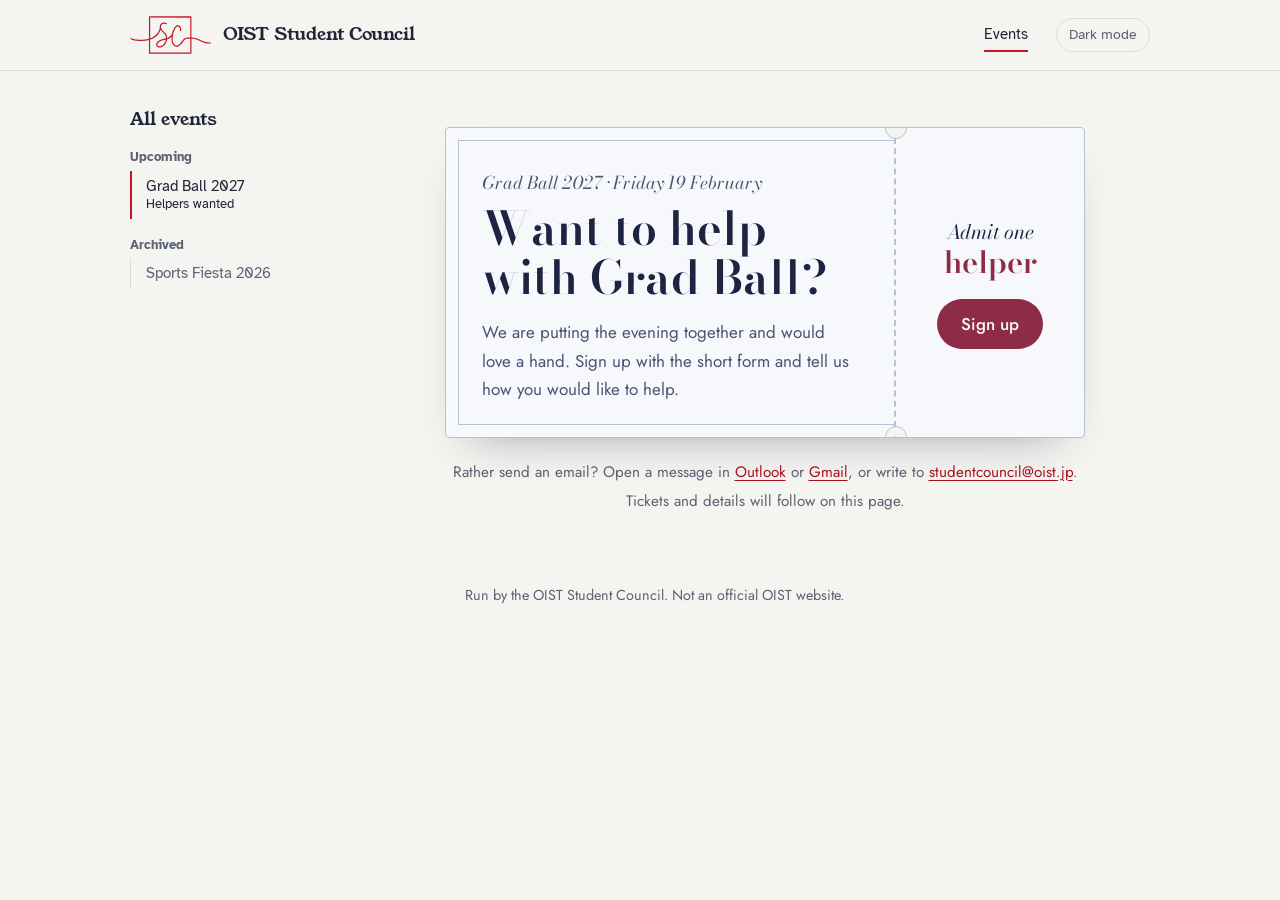
<file: events/gradball/index.html>
<!doctype html>
<html lang="en">
<head>
<meta charset="utf-8">
<meta name="viewport" content="width=device-width, initial-scale=1">
<title>Grad Ball 2027 - Help us</title>
<meta name="description" content="Want to help with the OIST Grad Ball? Send the Student Council a message.">
<link rel="preconnect" href="https://fonts.googleapis.com">
<link rel="preconnect" href="https://fonts.gstatic.com" crossorigin>
<link href="https://fonts.googleapis.com/css2?family=Bodoni+Moda:ital,opsz,wght@0,6..96,400..700;1,6..96,400..600&family=Jost:wght@400;500;600&display=swap" rel="stylesheet">
<style>
:root{
  --page:#dde2ec; --card:#f7f8fb; --card-2:#eceff5;
  --ink:#1d2340; --ink-soft:#4b5272; --rule:#b9c0d3;
  --plum:#8e2c48; --plum-soft:#f3e3e8;
  --night:#151a30; --night-ink:#e6e8f2;
  --serif:"Bodoni Moda","Didot","Bodoni 72",Georgia,serif;
  --sans:"Jost","Avenir Next","Segoe UI",system-ui,sans-serif;
}
@media (prefers-color-scheme:dark){
  :root:not([data-theme="light"]){
    --page:#151a30; --card:#1d2340; --card-2:#252c4d; --ink:#e6e8f2; --ink-soft:#a9afc8;
    --rule:#3a4268; --plum:#e58ba5; --plum-soft:#3a2338; --night:#0f1326; --night-ink:#e6e8f2;
  }
}
:root{--bg:var(--page);--surface:var(--card);--surface-2:var(--card-2);--line:var(--rule);
  --text:var(--ink);--muted:var(--ink-soft);--accent:var(--plum);--accent-soft:var(--plum-soft)}

*{box-sizing:border-box}
body{margin:0;background:var(--bg);color:var(--ink);font:400 1.0625rem/1.65 var(--sans);
  -webkit-font-smoothing:antialiased}
a{color:var(--plum);text-underline-offset:3px}
p{margin:0 0 1em}
:focus-visible{outline:2px solid var(--plum);outline-offset:3px}

.hero{padding:56px 20px 40px}

.ticket{position:relative;max-width:640px;margin:0 auto;display:grid;grid-template-columns:1fr 190px;
  background:var(--card);color:var(--ink);border:1px solid var(--rule);border-radius:4px;
  box-shadow:0 22px 44px -28px rgba(29,35,64,.45)}
.ticket-main{padding:40px 36px 34px;position:relative}
.ticket-main::before{content:"";position:absolute;inset:12px 0 12px 12px;border:1px solid var(--rule);border-right:0;pointer-events:none}
.event{font-family:var(--serif);font-style:italic;font-size:1.1rem;color:var(--ink-soft);margin:0 0 8px}
h1{font-family:var(--serif);font-weight:600;font-size:clamp(2.1rem,6vw,2.9rem);line-height:1.05;margin:0 0 16px;
  font-variation-settings:"opsz" 96;text-wrap:balance}
.ask{max-width:38ch;margin:0;color:var(--ink-soft)}

.stub{position:relative;border-left:2px dashed var(--rule);padding:34px 20px 30px;display:flex;flex-direction:column;
  align-items:center;justify-content:center;gap:18px;text-align:center}
.stub::before,.stub::after{content:"";position:absolute;left:-11px;width:20px;height:20px;border-radius:50%;
  background:var(--bg);border:1px solid var(--rule)}
.stub::before{top:-11px;clip-path:inset(50% 0 0 0)}
.stub::after{bottom:-11px;clip-path:inset(0 0 50% 0)}
.admit{font-family:var(--serif);font-style:italic;font-size:1.25rem;line-height:1.2;margin:0}
.admit b{display:block;font-style:normal;font-weight:600;font-size:1.9rem;color:var(--plum)}
.write{display:inline-block;background:var(--plum);color:var(--card);text-decoration:none;font-weight:500;
  padding:11px 24px;border-radius:999px;white-space:nowrap}
.write:hover{filter:brightness(1.08)}

.after{max-width:640px;margin:22px auto 0;color:var(--muted);font-size:.95rem;text-align:center}
.after p{margin:0 0 4px}

@media (prefers-reduced-motion:no-preference){
  .ticket{animation:arrive .9s cubic-bezier(.2,.7,.2,1) both}
  @keyframes arrive{from{transform:translateY(18px) rotate(-.8deg)}to{transform:none}}
}
@media (max-width:560px){
  .hero{padding:32px 14px 24px}
  .ticket{grid-template-columns:1fr}
  .ticket-main{padding:32px 24px 26px}
  .ticket-main::before{inset:10px 10px 0 10px;border-right:1px solid var(--rule);border-bottom:0}
  .stub{border-left:0;border-top:2px dashed var(--rule);flex-direction:row;justify-content:space-between;padding:20px 24px;text-align:left}
  .stub::before,.stub::after{display:none}
  .admit b{font-size:1.5rem}
}

footer{max-width:640px;margin:0 auto;padding:26px 20px 40px;font-size:.9rem;color:var(--muted)}
footer p{margin:0}
@media print{.ticket{box-shadow:none}.stub::before,.stub::after{display:none}}

:root[data-theme="dark"]{
    --page:#151a30; --card:#1d2340; --card-2:#252c4d; --ink:#e6e8f2; --ink-soft:#a9afc8;
    --rule:#3a4268; --plum:#e58ba5; --plum-soft:#3a2338; --night:#0f1326; --night-ink:#e6e8f2;
  }
</style>
<link rel="preconnect" href="https://fonts.googleapis.com">
<link rel="preconnect" href="https://fonts.gstatic.com" crossorigin>
<link rel="stylesheet" href="https://fonts.googleapis.com/css2?family=Atkinson+Hyperlegible:ital,wght@0,400;0,700;1,400&family=Young+Serif&display=swap">
<link rel="icon" href="../../static/favicon.svg" type="image/svg+xml">
<link rel="stylesheet" href="../../static/event-frame.css?v=4c67350c">
<script>document.documentElement.classList.add('js');try{var t=localStorage.getItem('theme');if(t)document.documentElement.dataset.theme=t}catch(e){}</script>
</head>
<body>
<a class="skip" href="#main">Skip to content</a>
<header class="site-header">
  <div class="sc-wrap bar">
    <a class="brand" href="../../events/"><svg class="logo" xmlns="http://www.w3.org/2000/svg" viewBox="0 0 1251 584" role="img" aria-label="OIST Student Council logo"><path fill="currentColor" fill-rule="evenodd" d="M939.0 578.5 L297.0 578.5 L291.5 573.0 L291.0 368.5 L262.0 375.5 L237.0 378.5 L236.0 379.5 L229.0 379.5 L228.0 380.5 L219.0 380.5 L218.0 381.5 L190.0 382.5 L189.0 383.5 L117.0 382.5 L116.0 381.5 L106.0 381.5 L105.0 380.5 L97.0 380.5 L96.0 379.5 L71.0 376.5 L35.0 367.5 L32.0 365.5 L11.0 358.5 L6.5 354.0 L5.5 348.0 L6.5 345.0 L10.0 341.5 L18.0 340.5 L43.0 350.5 L67.0 356.5 L88.0 359.5 L89.0 360.5 L114.0 362.5 L115.0 363.5 L129.0 363.5 L130.0 364.5 L191.0 364.5 L192.0 363.5 L208.0 363.5 L209.0 362.5 L228.0 361.5 L229.0 360.5 L236.0 360.5 L237.0 359.5 L243.0 359.5 L261.0 355.5 L266.0 355.5 L271.0 353.5 L288.0 350.5 L291.5 348.0 L291.5 11.0 L298.0 5.5 L937.0 5.5 L940.0 6.5 L944.5 12.0 L944.5 329.0 L982.0 332.5 L1018.0 340.5 L1060.0 356.5 L1115.0 383.5 L1153.0 396.5 L1161.0 397.5 L1170.0 400.5 L1187.0 402.5 L1188.0 403.5 L1195.0 403.5 L1196.0 404.5 L1218.0 405.5 L1219.0 406.5 L1240.0 406.5 L1245.5 413.0 L1245.5 418.0 L1243.5 422.0 L1240.0 424.5 L1207.0 424.5 L1206.0 423.5 L1188.0 422.5 L1187.0 421.5 L1164.0 418.5 L1140.0 412.5 L1107.0 400.5 L1052.0 373.5 L1019.0 360.5 L981.0 351.5 L958.0 349.5 L957.0 348.5 L945.0 348.5 L944.5 572.0 L942.5 576.0 L939.0 578.5Z M721.5 453.0 L731.0 451.5 L739.0 448.5 L748.0 443.5 L760.0 434.5 L781.5 412.0 L820.5 359.0 L831.0 348.5 L841.0 341.5 L849.0 337.5 L868.0 332.5 L883.0 331.5 L884.0 330.5 L896.0 330.5 L897.0 329.5 L925.0 329.5 L926.5 328.0 L926.5 25.0 L310.0 24.5 L310.0 343.5 L336.0 333.5 L367.0 316.5 L392.0 297.5 L418.5 270.0 L436.5 243.0 L445.5 224.0 L452.5 204.0 L457.5 179.0 L458.5 151.0 L462.5 137.0 L469.5 125.0 L476.0 118.5 L484.0 111.5 L493.0 106.5 L509.0 101.5 L517.0 101.5 L518.0 100.5 L536.0 101.5 L556.0 107.5 L562.0 110.5 L566.5 116.0 L565.5 124.0 L562.0 127.5 L559.0 128.5 L556.0 128.5 L546.0 123.5 L531.0 119.5 L510.0 120.5 L497.0 125.5 L486.5 134.0 L480.5 143.0 L476.5 156.0 L476.5 172.0 L478.5 182.0 L483.5 196.0 L492.5 211.0 L500.5 221.0 L541.5 262.0 L555.5 281.0 L563.5 297.0 L567.5 309.0 L572.0 338.5 L580.0 336.5 L602.0 324.5 L619.5 309.0 L631.5 294.0 L648.5 264.0 L649.5 257.0 L658.5 228.0 L674.5 192.0 L688.5 170.0 L704.0 153.5 L714.0 146.5 L726.0 141.5 L746.0 140.5 L757.0 144.5 L763.0 148.5 L771.5 157.0 L780.5 173.0 L784.5 186.0 L786.5 204.0 L787.5 205.0 L787.5 229.0 L786.5 231.0 L782.0 234.5 L777.0 235.5 L774.0 234.5 L769.5 229.0 L769.5 214.0 L768.5 213.0 L768.5 202.0 L767.5 201.0 L766.5 190.0 L762.5 178.0 L756.5 168.0 L752.0 163.5 L744.0 159.5 L731.0 159.5 L722.0 163.5 L714.0 169.5 L703.5 181.0 L687.5 207.0 L671.5 248.0 L664.5 274.0 L659.5 299.0 L657.5 323.0 L656.5 324.0 L656.5 341.0 L655.5 342.0 L656.5 372.0 L657.5 373.0 L657.5 380.0 L661.5 399.0 L667.5 416.0 L677.5 433.0 L688.0 443.5 L703.0 451.5 L713.0 453.5 L721.5 453.0Z M925.5 560.0 L926.5 559.0 L926.5 349.0 L925.0 347.5 L894.0 348.5 L893.0 349.5 L868.0 351.5 L857.0 354.5 L847.0 359.5 L834.5 371.0 L826.5 381.0 L806.5 410.0 L791.5 429.0 L770.0 450.5 L756.0 460.5 L742.0 467.5 L727.0 471.5 L708.0 471.5 L693.0 467.5 L683.0 462.5 L675.0 456.5 L665.5 447.0 L659.5 439.0 L648.5 418.0 L642.5 399.0 L639.5 383.0 L639.5 376.0 L638.5 375.0 L637.5 335.0 L638.5 334.0 L639.0 314.5 L622.0 332.5 L604.0 345.5 L590.0 352.5 L570.5 359.0 L565.5 384.0 L559.5 401.0 L551.5 417.0 L535.5 440.0 L518.0 457.5 L498.0 471.5 L488.0 476.5 L471.0 482.5 L461.0 483.5 L460.0 484.5 L445.0 484.5 L444.0 483.5 L434.0 482.5 L422.0 477.5 L412.5 470.0 L408.5 465.0 L402.5 450.0 L402.5 435.0 L406.5 421.0 L419.5 401.0 L432.0 388.5 L441.0 381.5 L457.0 371.5 L471.0 364.5 L496.0 355.5 L516.0 350.5 L552.5 344.0 L552.5 329.0 L549.5 314.0 L544.5 300.0 L538.5 289.0 L522.5 268.0 L488.5 235.0 L478.5 223.0 L470.0 209.5 L461.5 234.0 L448.5 259.0 L428.5 287.0 L410.0 306.5 L391.0 322.5 L367.0 338.5 L337.0 353.5 L311.0 362.5 L309.5 364.0 L310.0 560.5 L925.5 560.0Z M461.5 465.0 L478.0 460.5 L493.0 452.5 L508.0 441.5 L520.5 429.0 L530.5 416.0 L541.5 396.0 L549.5 373.0 L550.0 363.5 L505.0 372.5 L479.0 381.5 L451.0 397.5 L430.5 417.0 L423.5 429.0 L420.5 439.0 L420.5 447.0 L422.5 453.0 L428.0 459.5 L437.0 464.5 L442.0 465.5 L461.5 465.0Z"/></svg>
<span>OIST Student Council</span></a>
    <nav class="nav" aria-label="Main"><a href="../../events/" aria-current="page">Events</a></nav>
    <button class="theme" type="button" aria-label="Switch between light and dark mode"><span class="theme-label">Dark mode</span></button>
  </div>
</header>
<div class="sc-layout sc-wrap"><nav class="side-nav" aria-label="All events" data-built="2026-11-17"><p class="side-nav-title">All events</p><div data-group="upcoming"><p class="side-group" id="events-upcoming">Upcoming</p><ul aria-labelledby="events-upcoming"><li><a class="teaser" href="../gradball/" aria-current="page">Grad Ball 2027<small>Helpers wanted</small></a></li></ul></div><div data-group="ongoing" hidden><p class="side-group" id="events-ongoing">Ongoing</p><ul aria-labelledby="events-ongoing"></ul></div><div data-group="archived"><p class="side-group" id="events-archived">Archived</p><ul aria-labelledby="events-archived"><li data-start="2026-11-03" data-end="2026-11-03"><a href="../sports-fiesta/">Sports Fiesta 2026</a></li></ul></div></nav><script>
(function () {
  var nav = document.querySelector(".side-nav[data-built]");
  var today = new Date(Date.now() + 9 * 3600e3).toISOString().slice(0, 10);
  if (!nav || today <= nav.getAttribute("data-built")) return;
  var items = [].slice.call(nav.querySelectorAll("li[data-start]"));
  items.sort(function (a, b) { return a.getAttribute("data-start") < b.getAttribute("data-start") ? -1 : 1; });
  items.forEach(function (li) {
    var g = li.getAttribute("data-start") > today ? "upcoming" : li.getAttribute("data-end") >= today ? "ongoing" : "archived";
    var ul = nav.querySelector('[data-group="' + g + '"] ul');
    if (li.parentNode === ul) return;
    if (g === "archived") ul.insertBefore(li, ul.firstChild); else ul.appendChild(li);
  });
  [].forEach.call(nav.querySelectorAll("[data-group]"), function (s) { s.hidden = !s.querySelector("li"); });
})();
</script><div class="sc-main" id="main">

<header class="hero">
  <article class="ticket" aria-labelledby="ask">
    <div class="ticket-main">
      <p class="event">Grad Ball 2027 · Friday 19 February</p>
      <h1 id="ask">Want to help with Grad Ball?</h1>
      <p class="ask">We are putting the evening together and would love a hand. Sign up with the short form and tell
        us how you would like to help.</p>
    </div>
    <div class="stub">
      <p class="admit">Admit one <b>helper</b></p>
      <a class="write" id="write" href="https://forms.cloud.microsoft/Pages/ResponsePage.aspx?id=jfvA2Fa7u0SfSsWOdGVlLoAFRPJ7Ua1GmCvkKER_eTxUNkhFUk01OU1XT1owWjU4ODdEWFpZVUtEMCQlQCN0PWcu" target="_blank" rel="noopener">Sign up</a>
    </div>
  </article>
  <div class="after">
    <p>Rather send an email? Open a message in
      <a href="https://outlook.office.com/mail/deeplink/compose?to=studentcouncil%40oist.jp&amp;subject=Helping%20with%20Grad%20Ball%202027&amp;body=Hello%20Student%20Council%2C%0A%0AI%27d%20like%20to%20help%20with%20Grad%20Ball%202027.%0A%0AName%3A%20%0AHow%20I%27d%20like%20to%20help%3A%20%0A" target="_blank" rel="noopener">Outlook</a>
      or <a href="https://mail.google.com/mail/?view=cm&amp;fs=1&amp;to=studentcouncil%40oist.jp&amp;su=Helping%20with%20Grad%20Ball%202027&amp;body=Hello%20Student%20Council%2C%0A%0AI%27d%20like%20to%20help%20with%20Grad%20Ball%202027.%0A%0AName%3A%20%0AHow%20I%27d%20like%20to%20help%3A%20%0A" target="_blank" rel="noopener">Gmail</a>,
      or write to <a href="mailto:studentcouncil@oist.jp">studentcouncil@oist.jp</a>.</p>
    <p>Tickets and details will follow on this page.</p>
  </div>
</header>

<footer>
  <p>Run by the OIST Student Council. Not an official OIST website.</p>
</footer>

</div></div>
<script src="../../static/theme.js?v=4c67350c"></script>
<script data-goatcounter="https://oiststudentcouncil.goatcounter.com/count" async src="https://gc.zgo.at/count.js"></script>
</body>
</html>
</file>
<file: static/event-frame.css>
:root {
  --sc-paper: #f4f4f0; --sc-surface: #ffffff; --sc-ink: #1f2537; --sc-muted: #5b6273; --sc-rule: #dcdcd4;
  --sc-red: #c61626; --sc-link: #a8121f;
  --sc-surface-2: #ebebe5; --sc-red-soft: #f9e8e9;
  --sc-shadow: 0 1px 2px rgba(31, 37, 55, .05), 0 8px 24px rgba(31, 37, 55, .06);
  --sc-serif: "Young Serif", "Iowan Old Style", Georgia, serif;
  --sc-sans: "Atkinson Hyperlegible", system-ui, -apple-system, "Segoe UI", sans-serif;
}
:root[data-theme="dark"] {
  --sc-paper: #121725; --sc-surface: #1a2032; --sc-ink: #e9e7e1; --sc-muted: #a4aaba; --sc-rule: #2d3448;
  --sc-red: #f0646e; --sc-link: #f58a92; --sc-surface-2: #232a3e; --sc-red-soft: #3a2a3b;
  --sc-shadow: 0 1px 2px rgba(0, 0, 0, .4), 0 8px 24px rgba(0, 0, 0, .35);
}
@media (prefers-color-scheme: dark) {
  :root:not([data-theme="light"]) {
    --sc-paper: #121725; --sc-surface: #1a2032; --sc-ink: #e9e7e1; --sc-muted: #a4aaba; --sc-rule: #2d3448;
    --sc-red: #f0646e; --sc-link: #f58a92; --sc-surface-2: #232a3e; --sc-red-soft: #3a2a3b;
    --sc-shadow: 0 1px 2px rgba(0, 0, 0, .4), 0 8px 24px rgba(0, 0, 0, .35);
  }
}

:root, :root[data-theme="dark"], :root:not([data-theme="light"]) {
  --bg: var(--sc-paper); --surface: var(--sc-surface); --surface-2: var(--sc-surface-2); --line: var(--sc-rule);
  --text: var(--sc-ink); --muted: var(--sc-muted); --accent: var(--sc-red); --accent-soft: var(--sc-red-soft);
  --shadow: var(--sc-shadow);
}
.sc-main a:not([class]),
header.hero .fact a, :root:not([data-theme="light"]) header.hero .fact a, :root[data-theme="dark"] header.hero .fact a {
  color: var(--sc-link); }
button.submit, .copybtn.primary, .copybtn.primary:hover, .copybtn:not(.done):hover { color: var(--sc-paper); }

.sc-wrap { max-width: 1060px; margin: 0 auto; padding: 0 20px; }
.skip { position: absolute; left: -999px; top: 8px; background: var(--sc-surface); color: var(--sc-ink); padding: 8px 12px;
  z-index: 10; font: 1rem var(--sc-sans); }
.skip:focus { left: 12px; }

.site-header { border-bottom: 1px solid var(--sc-rule); font: 1.0625rem/1.65 var(--sc-sans); color: var(--sc-ink); }
.bar { display: flex; align-items: center; gap: 12px 28px; flex-wrap: wrap; padding: 16px 20px; }
.brand { display: flex; align-items: center; gap: 12px; color: var(--sc-red); text-decoration: none; margin-right: auto; }
.brand .logo { display: block; height: 38px; width: auto; }
.brand span { font-family: var(--sc-serif); font-size: 1.125rem; color: var(--sc-ink); }
.nav { display: flex; gap: 4px 22px; flex-wrap: wrap; }
.nav a { color: var(--sc-muted); text-decoration: none; font-size: 0.9375rem; padding: 4px 0; border-bottom: 2px solid transparent; }
.nav a:hover { color: var(--sc-ink); }
.nav a[aria-current="page"] { color: var(--sc-ink); border-bottom-color: var(--sc-red); }
.theme { font: inherit; font-size: 0.875rem; color: var(--sc-muted); background: none; border: 1px solid var(--sc-rule);
  border-radius: 999px; padding: 4px 12px; cursor: pointer; }
.theme:hover { color: var(--sc-ink); border-color: var(--sc-muted); }
.site-header :focus-visible, .side-nav :focus-visible, .skip:focus-visible {
  outline: 3px solid var(--sc-red); outline-offset: 3px; border-radius: 3px; }

.sc-layout { display: grid; grid-template-columns: 210px minmax(0, 1fr); gap: 40px; align-items: start; }
.sc-main { min-width: 0; }
.side-nav { position: sticky; top: 20px; max-height: calc(100vh - 40px); overflow-y: auto; padding: 36px 0 8px;
  font: 0.9375rem/1.35 var(--sc-sans); color: var(--sc-muted); }
.side-nav-title { margin: 0 0 6px; font-family: var(--sc-serif); font-size: 1.125rem; font-weight: 400; color: var(--sc-ink); }
.side-group { margin: 18px 0 4px; color: var(--sc-muted); font-size: 0.8125rem; font-weight: 700; }
.side-nav ul { list-style: none; margin: 0; padding: 0; border-left: 1px solid var(--sc-rule); }
.side-nav li { margin: 0; padding: 0; }
.side-nav a, .side-nav .soon { display: block; padding: 5px 0 5px 14px; margin-left: -1px; border-left: 2px solid transparent;
  color: var(--sc-muted); text-decoration: none; }
.side-nav a:hover { color: var(--sc-ink); }
.side-nav a[aria-current] { color: var(--sc-ink); border-left-color: var(--sc-red); }
.side-nav .soon { cursor: default; }
.side-nav .soon small, .side-nav .teaser small { display: block; font-size: 0.8125rem; }

@media (max-width: 800px) {
  .bar { padding: 14px 16px; }
  .sc-wrap { padding: 0 16px; }
  .sc-layout { grid-template-columns: minmax(0, 1fr); gap: 0; padding: 0; }
  .side-nav { position: static; max-height: none; overflow: visible; margin: 24px 16px 0; padding: 14px 18px 16px;
    border: 1px solid var(--sc-rule); border-radius: 10px; background: var(--sc-surface); }
}
@media print { .site-header, .skip, .side-nav, .theme { display: none !important; } .sc-layout { display: block; } }
</file>
